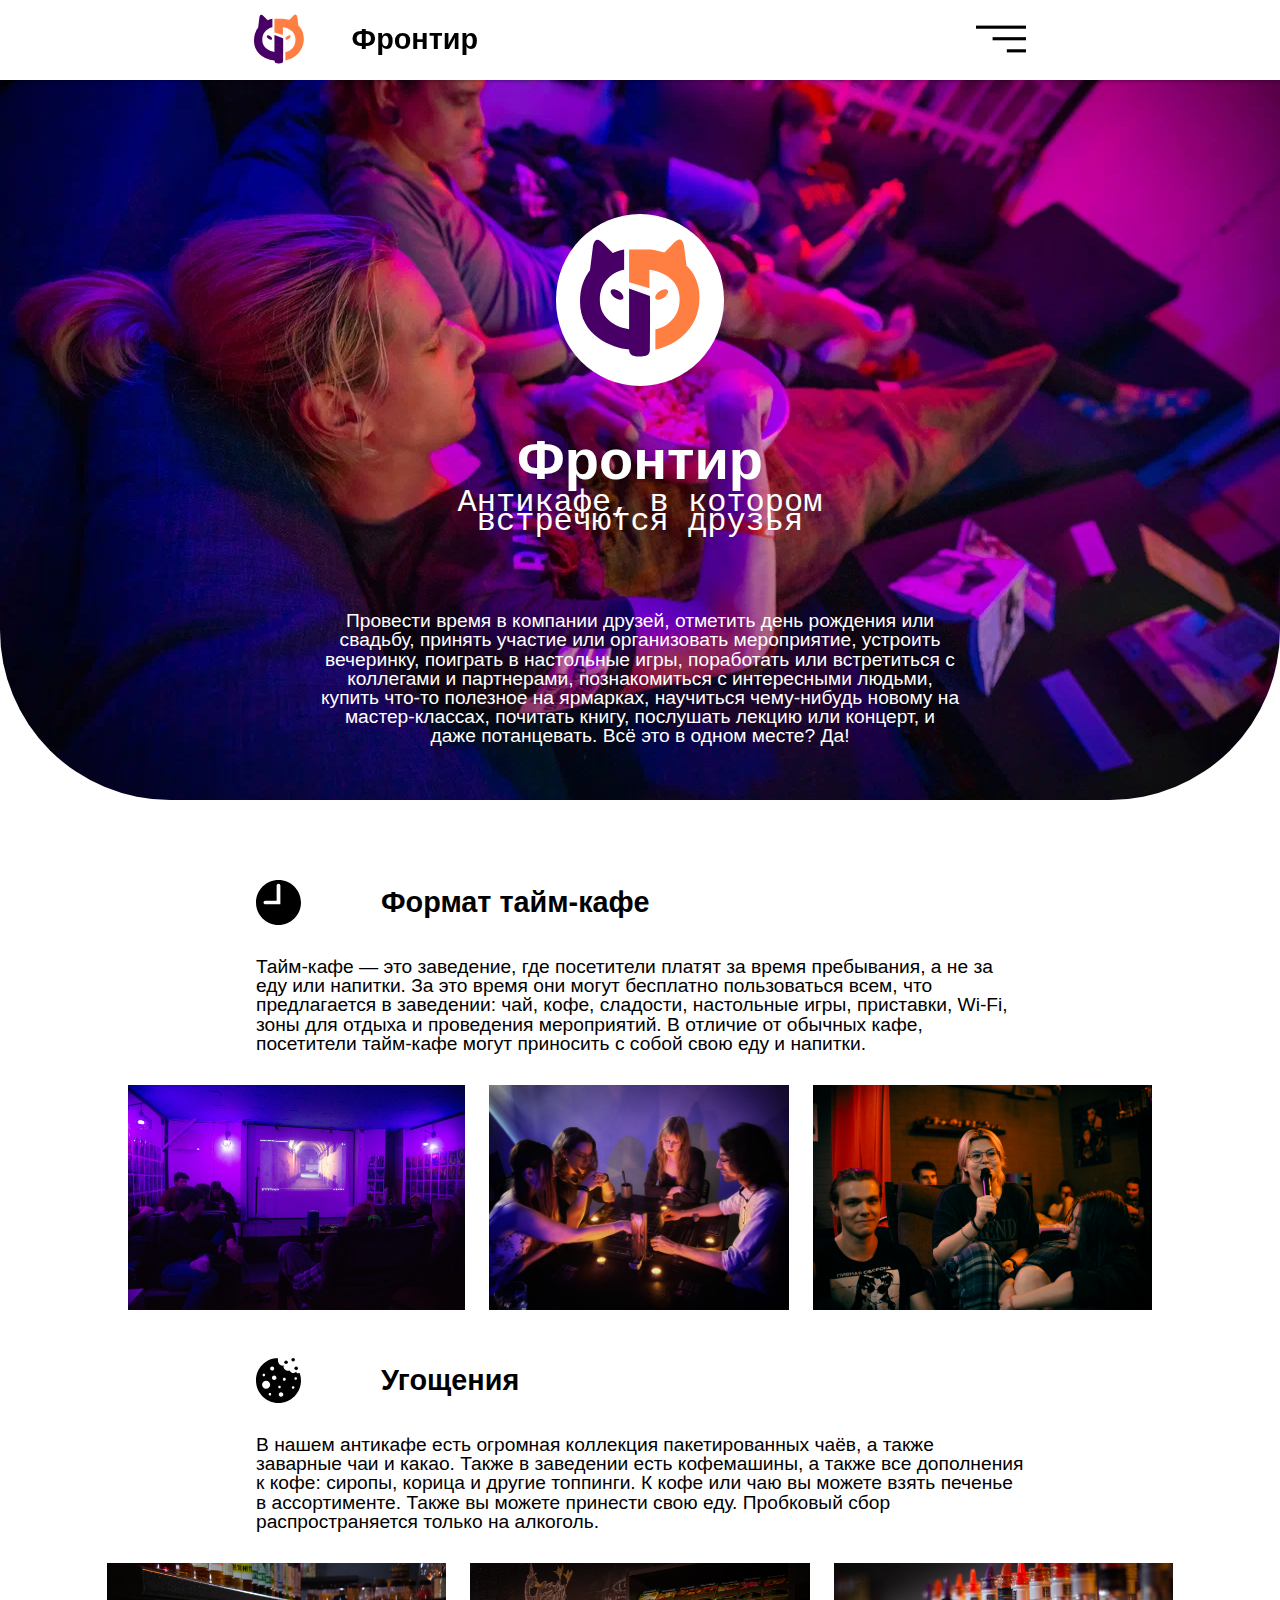
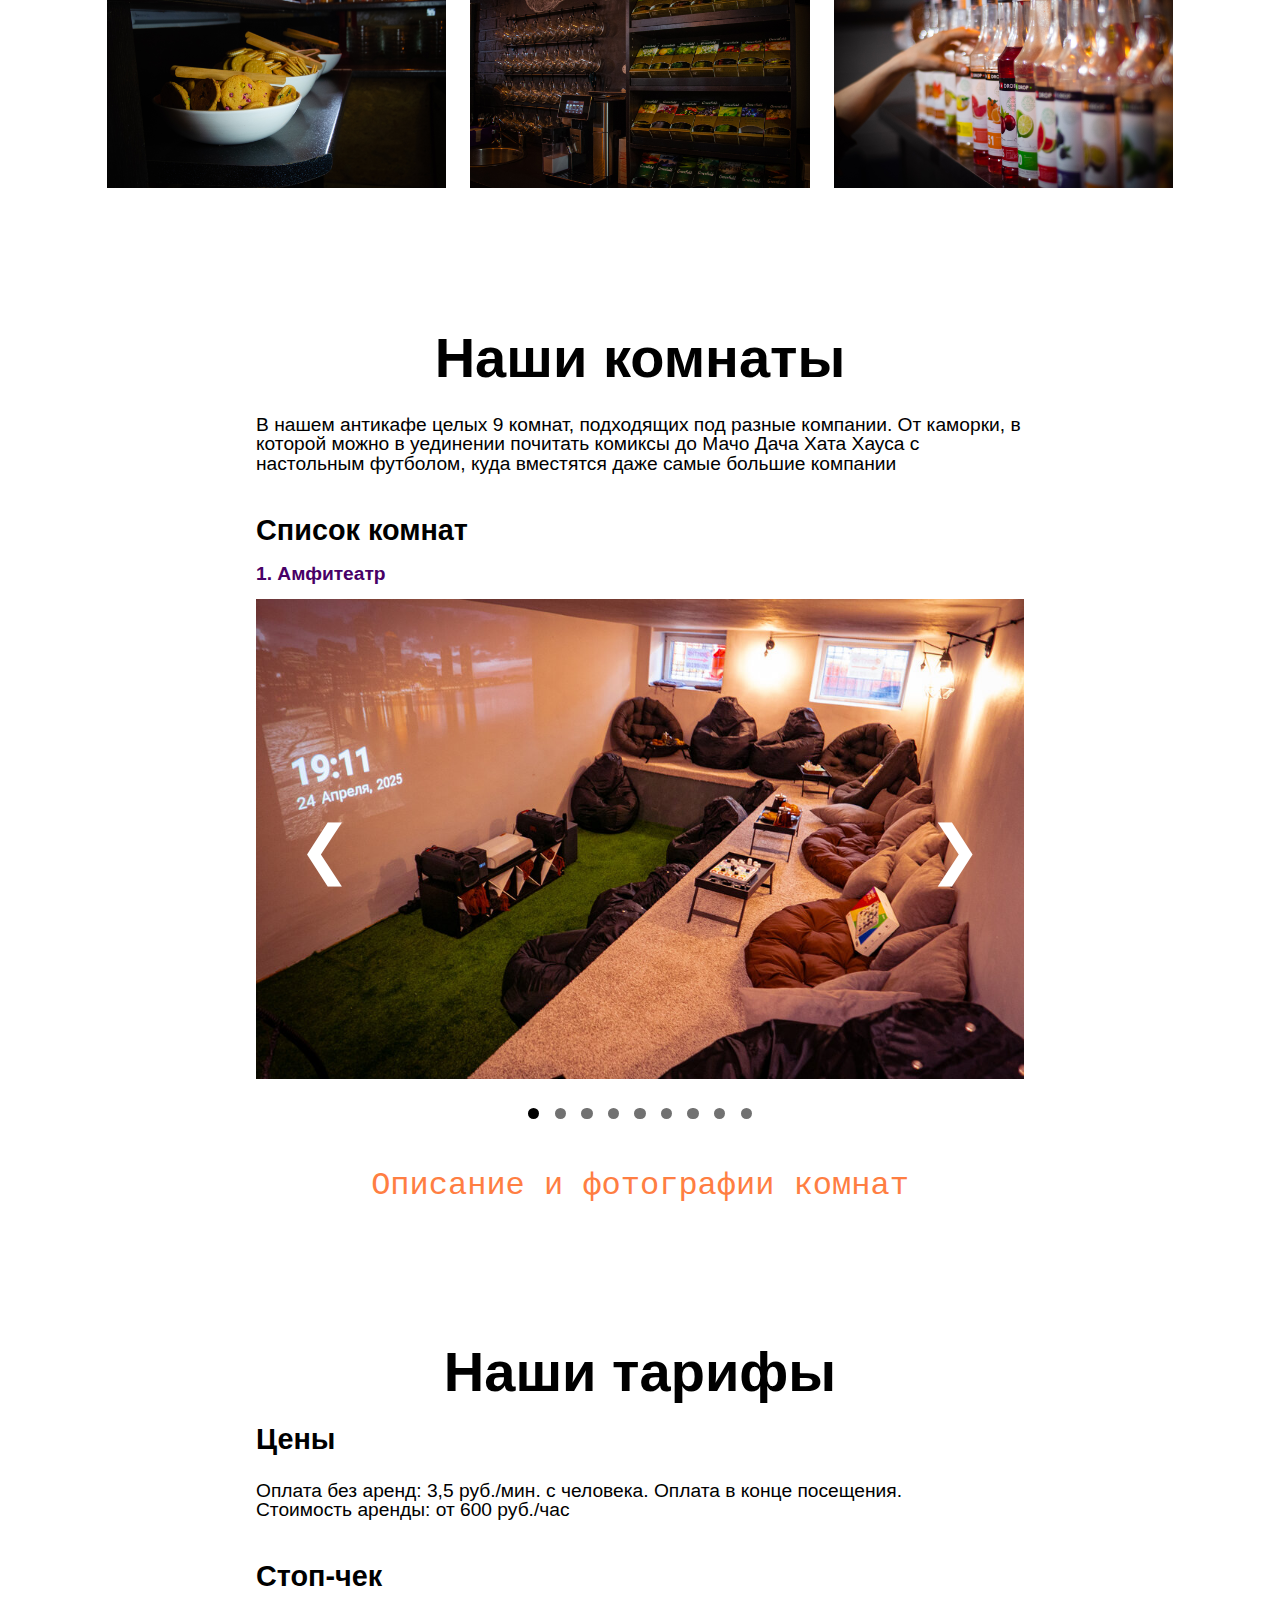
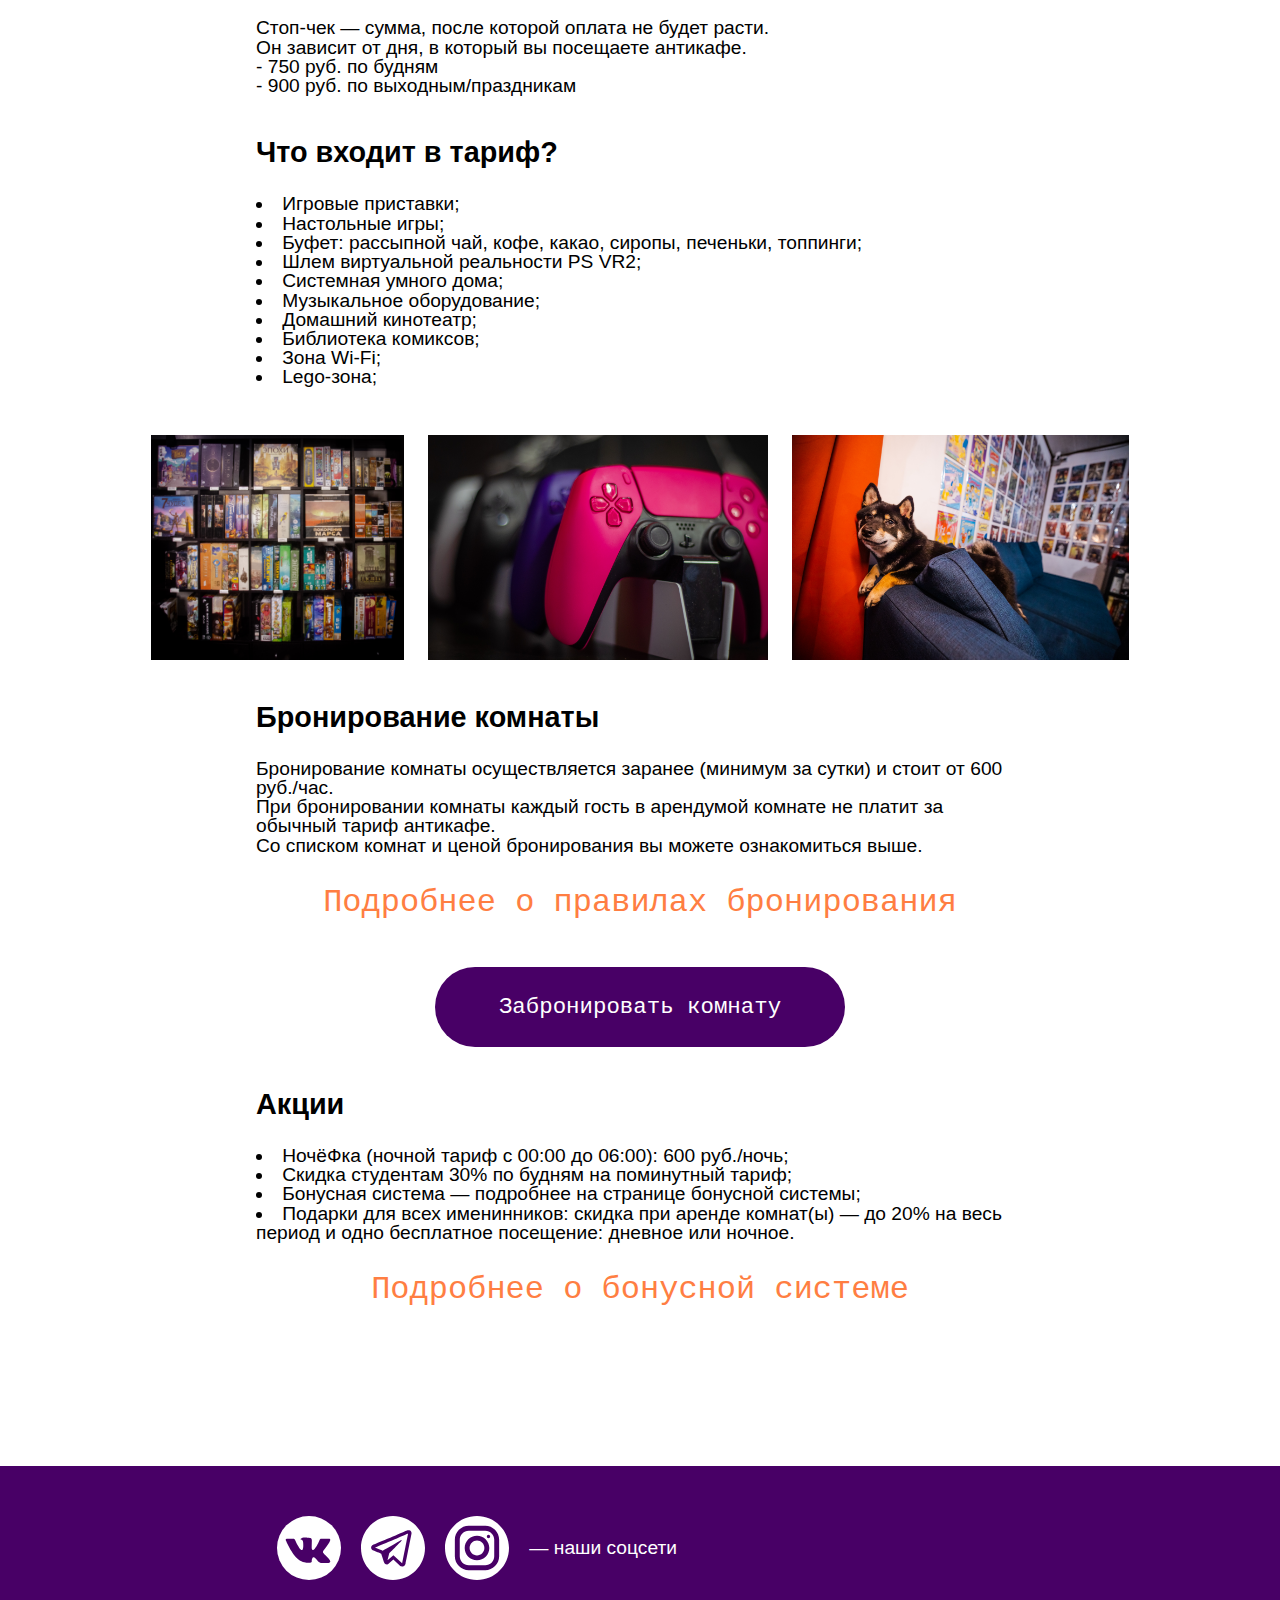
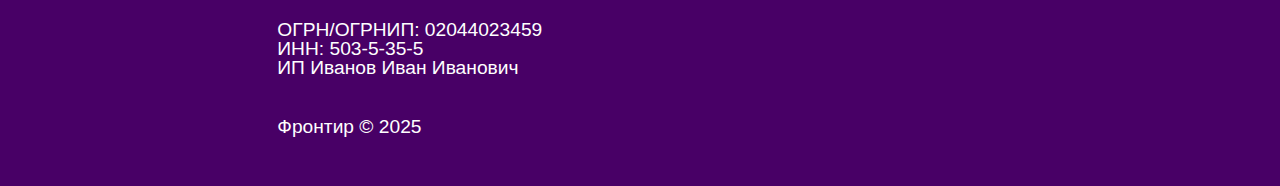
<file: index.html>
<!DOCTYPE html>
<html lang="ru">
<head>
    <meta charset="UTF-8">
    <meta name="viewport" content="width=device-width, initial-scale=1.0">
    <title>Фронтир - главная</title>
    <meta name="description" content="Фронтир">
    <meta name="keywords" content="фронтир, антикафе, питер, спб, настольные игры">
    <!-- <link rel="stylesheet" href="normalize.css"> -->
    <link rel="stylesheet" href="src/css/main.css">
    <link rel="stylesheet" href="src/css/index.css">
    <script src="src/js/slider.js" defer> </script>
    <script src="src/js/menu.js" defer></script>
</head>
<body>
    <header>
        <div id="logo-container">
            <button>
                <img src="src/img/main-img/logo.svg" alt="Фронтир логотип" height="50" width="50">
            </button>
            <h2>
                Фронтир
            </h2>
        </div>
        <div id="nav-container">
            <button>
                <img src="src/img/main-img/navbar.svg" alt="Кнопка меню" height="50" width="50">
            </button>
        </div>
    </header>

    <div id="content">
        <div id="banner-container">
            <img class="top-bg" src="src/img/main-img/head.webp" alt="Фото с людьми из нашего антикафе">
            <div id="overlay">
                <div class="title">
                    <div class="logo">
                        <img src="src/img/main-img/logo.svg" alt="Фронтир логотип">
                    </div> 
                    <div class="title-text">
                        <h1>Фронтир</h1>
                        <h3>Антикафе, в котором<br>встречются друзья</h3>
                    </div>
                </div>
                <div class="text">
                    <p>Провести время в компании друзей, отметить день рождения или свадьбу, принять участие или организовать мероприятие, устроить вечеринку, поиграть в настольные игры, поработать или встретиться с коллегами и партнерами, познакомиться
                    с интересными людьми, купить что-то полезное на ярмарках, научиться чему-нибудь новому на мастер-классах, почитать книгу, послушать лекцию или концерт,
                    и даже потанцевать. Всё это в одном месте? Да!</p>
                </div>
            </div>
        </div>
        <div id="about" class="container">
            <div class="format-container">
                <div class="title-block">
                    <div class="icon-text">
                        <div class="icon">
                            <img src="src/img/main-img/time.svg" alt="Значок тайм-кафе">
                        </div>
                        <h2>Формат тайм-кафе</h2>
                    </div>
                    <p>
                        Тайм-кафе — это заведение, где посетители платят за время пребывания, а не за еду или напитки.
                        За это время они могут бесплатно пользоваться всем, что предлагается в заведении: чай, кофе, сладости, настольные игры, приставки, Wi-Fi, зоны для отдыха и проведения мероприятий.
                        В отличие от обычных кафе, посетители тайм-кафе могут приносить с собой свою еду и напитки.
                    </p>
                    <div class="photo-row">
                        <img src="src/img/main-img/format-1.jpg" alt="кинотеатр">
                        <img src="src/img/main-img/format-2.jpg" alt="тематическое мероприятие">
                        <img src="src/img/main-img/format-3.jpg" alt="караоке">
                    </div>
                </div>
                <div class="title-block">
                    <div class="icon-text">
                        <div class="icon">
                            <img src="src/img/main-img/cookie.svg" alt="Значок печенья и угощений">
                        </div>
                        <h2>Угощения</h2>
                    </div>
                    <p>
                        В нашем антикафе есть огромная коллекция пакетированных чаёв, а также заварные чаи и какао.
                        Также в заведении есть кофемашины, а также все дополнения к кофе: сиропы, корица
                        и другие топпинги. К кофе или чаю вы можете взять печенье в ассортименте.
                        Также вы можете принести свою еду. Пробковый сбор распространяется только на алкоголь.
                    </p>
                    <div class="photo-row">
                        <img src="src/img/main-img/food-1.jpg" alt="печенье">
                        <img src="src/img/main-img/food-2.jpg" alt="коллекция чая">
                        <img src="src/img/main-img/food-3.jpg" alt="сиропы">
                    </div>
                </div>
            </div>

            <div class="room-container">
                <h1>Наши комнаты</h1>
                <p>
                    В нашем антикафе целых 9 комнат, подходящих под разные компании. От каморки, в которой
                    можно в уединении почитать комиксы до Мачо Дача Хата Хауса с настольным футболом, куда вместятся даже самые большие компании
                </p>
                
                <div class="room">
                    <h2>Список комнат</h2>
                    <div class="slider-container">
                        <button class="slider-btn prev" type="button">&#10094;</button>
                        <div class="slider">
                            <div class="slide">
                                <div class = "room-title">
                                    <p>1. Амфитеатр</p>
                                </div>
                                <img src="src/img/rooms/room-1.jpg" alt="Комната 1 - Амфитеатр">
                            </div>
                            <div class="slide">
                                <div class = "room-title">
                                    <p>2. Чулан</p>
                                </div>
                                <img src="src/img/rooms/room-2.jpg" alt="Комната 2 - Чулан">
                            </div>
                            <div class="slide">
                                <div class = "room-title">
                                    <p>3. Двушка</p>
                                </div>
                                <img src="src/img/rooms/room-3.jpg" alt="Комната 3 - Двушка">
                            </div>
                            <div class="slide">
                                <div class = "room-title">
                                    <p>4. Студия</p>
                                </div>
                                <img src="src/img/rooms/room-4.jpg" alt="Комната 4 - Студия">
                            </div>
                            <div class="slide">
                                <div class = "room-title">
                                    <p>5. Мачо Дача хата Хаус</p>
                                </div>
                                <img src="src/img/rooms/room-5.jpg" alt="Комната 5 - Мачо Дача хата Хаус">
                            </div>
                            <div class="slide">
                                <div class = "room-title">
                                    <p>6. Палата</p>
                                </div>
                                <img src="src/img/rooms/room-6.jpg" alt="Комната 6 - Палата">
                            </div>
                            <div class="slide">
                                <div class = "room-title">
                                    <p>7. Берлога</p>
                                </div>
                                <img src="src/img/rooms/room-7.jpg" alt="Комната 7 - Берлога">
                            </div>
                            <div class="slide">
                                <div class = "room-title">
                                    <p>8. Каморка</p>
                                </div>
                                <img src="src/img/rooms/room-8.jpg" alt="Комната 8 - Каморка">
                            </div>
                            <div class="slide">
                                <div class = "room-title">
                                    <p>9. Всё антикафе</p>
                                </div>
                                <img src="src/img/rooms/room-9.jpg" alt="Комната 9 - Всё антикафе">
                            </div>
                        </div>
                        <button class="slider-btn next" type="button">&#10095;</button>
                    </div>
                    <div class="dots">
                        <span class="dot" onclick="currentSlide(1)"></span>
                        <span class="dot" onclick="currentSlide(2)"></span>
                        <span class="dot" onclick="currentSlide(3)"></span>
                        <span class="dot" onclick="currentSlide(4)"></span>
                        <span class="dot" onclick="currentSlide(5)"></span>
                        <span class="dot" onclick="currentSlide(6)"></span>
                        <span class="dot" onclick="currentSlide(7)"></span>
                        <span class="dot" onclick="currentSlide(8)"></span>
                        <span class="dot" onclick="currentSlide(9)"></span>
                    </div>
                </div>
                <a href="#">Описание и фотографии комнат</a>
            </div>
            
            <div class="tariff-container" >
                <h1 id="tariffs">Наши тарифы</h1>
                <div class="title-block">
                    <h2>Цены</h2>
                    <p>
                        Оплата без аренд: 3,5 руб./мин. с человека. Оплата в конце посещения.<br>
                        Стоимость аренды: от 600 руб./час
                    </p>
                </div>
                <div class="title-block">
                    <h2>Стоп-чек</h2>
                    <p>
                        Стоп-чек  — сумма, после которой оплата не будет расти. <br>
                        Он зависит от дня, в который вы посещаете антикафе.<br>
                        - 750 руб. по будням<br>
                        - 900 руб. по выходным/праздникам<br>
                    </p>
                </div>
                <div class="title-block">
                    <h2>Что входит в тариф?</h2>
                    <ul>
                        <li>Игровые приставки;</li>
                        <li>Настольные игры;</li>
                        <li>Буфет: рассыпной чай, кофе, какао, сиропы, печеньки, топпинги;</li>
                        <li>Шлем виртуальной реальности PS VR2;</li>
                        <li>Системная умного дома;</li>
                        <li>Музыкальное оборудование;</li>
                        <li>Домашний кинотеатр;</li>
                        <li>Библиотека комиксов;</li>
                        <li>Зона Wi-Fi;</li>
                        <li>Lego-зона;</li>
                    </ul>
                </div>

                <div class="photo-row">
                    <img src="src/img/main-img/active-1.jpg" alt="Коллекция настольных игр">
                    <img src="src/img/main-img/active-2.jpg" alt="Консоли и приставки">
                    <img src="src/img/main-img/active-3.jpg" alt="Животные">
                </div>
                <div class="title-block">
                    <h2>Бронирование комнаты</h2>
                    <p>
                        Бронирование комнаты осуществляется заранее (минимум за сутки) и стоит от 600 руб./час.<br>
                        При бронировании комнаты каждый гость в арендумой комнате не платит за обычный тариф антикафе.<br>
                        Со списком комнат и ценой бронирования вы можете ознакомиться выше.
                    </p>
                    <a href="#">Подробнее о правилах бронирования</a>
                </div>
                <a href="rent.html" class="rent-btn">
                    Забронировать комнату
                </a>
                
                <div class="title-block">
                    <h2>Акции</h2>
                    <ul>
                        <li>НочёФка (ночной тариф с 00:00 до 06:00): 600 руб./ночь;</li>
                        <li>Скидка студентам 30% по будням на поминутный тариф;</li>
                        <li>Бонусная система — подробнее на странице бонусной системы;</li>
                        <li>Подарки для всех именинников: скидка при аренде комнат(ы) — до 20% на весь период и одно бесплатное посещение: 
                            дневное или ночное.</li>
                    </ul>
                    <a href="#">Подробнее о бонусной системе</a>
                </div>
            </div>
        </div>
    </div>

    <footer>
        <div id="footer-content">
            <div id="footer-social">
                <img src="src/img/main-img/vk.svg" alt="Мы в VK">
                <img src="src/img/main-img/tg.svg" alt="Мы в TG">
                <img src="src/img/main-img/ig.svg" alt="Мы в IG">
                <p>— наши соцсети</p>
            </div>
            <div id="footer-orgs">
                <p>ОГРН/ОГРНИП: 02044023459 </p>
                <p>ИНН: 503-5-35-5</p>
                        <p>ИП Иванов Иван Иванович</p>
            </div>
            <p>Фронтир &copy; 2025</p>
        </div>
        <div>
        </div>
    </footer>
</body>
</html>
</file>
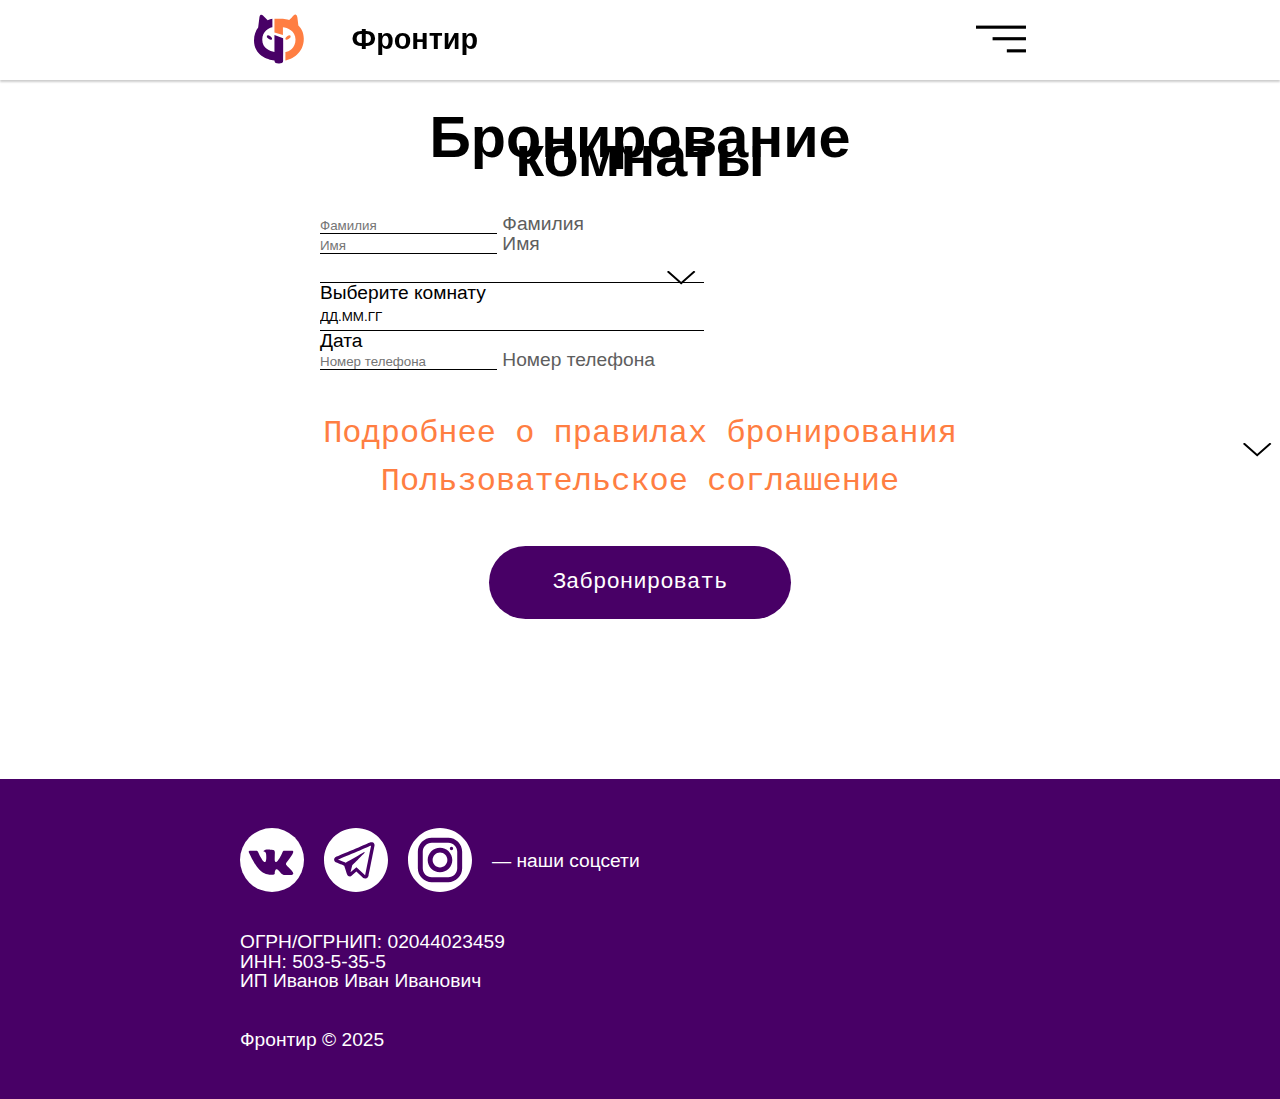
<file: rent.html>
<!DOCTYPE html>
<html lang="ru">
<head>
    <meta charset="UTF-8">
    <meta name="viewport" content="width=device-width, initial-scale=1.0">
    <title>Фронтир - бронирование</title>
    <meta name="description" content="Фронтир">
    <meta name="keywords" content="фронтир, антикафе, настольные игры, комнаты, бронирование">
    <link href="https://cdn.jsdelivr.net/npm/bootstrap@5.0.1/dist/css/bootstrap.min.css" rel="stylesheet" integrity="sha384-+0n0xVW2eSR5OomGNYDnhzAbDsOXxcvSN1TPprVMTNDbiYZCxYbOOl7+AMvyTG2x" crossorigin="anonymous">
    <link rel="stylesheet" href="src/css/main.css">
    <link rel="stylesheet" href="src/css/rent.css">
    <script src="src/js/slider.js" defer> </script>
    <script src="src/js/menu.js" defer></script>
    <script src="src/js/custom-calendar-wrapper.js" defer> </script>
    <script src="src/js/custom-select-wrapper.js" defer> </script>
</head>
<body>
    <header>
        <div id="logo-container">
            <button>
                <img src="src/img/main-img/logo.svg" alt="Фронтир логотип" height="50" width="50">
            </button>
            <h2>
                Фронтир
            </h2>
        </div>
        <div id="nav-container">
            <button>
                <img src="src/img/main-img/navbar.svg" alt="Кнопка меню" height="50" width="50">
            </button>
        </div>
    </header>

    <div class = "form-cont" id="rent">
        <h1>Бронирование комнаты</h1>
        <form>
           <div class="container">
                <div class="form-floating mb-4">
                    <input type="text" class="form-control" id="surname" placeholder="Фамилия">
                    <label for="surname">Фамилия</label>
                </div>
                <div class="form-floating mb-4">
                    <input type="text" class="form-control" id="name" placeholder="Имя">
                    <label for="name">Имя</label>
                </div>
                <div class="form-floating mb-4 custom-select-wrapper">
                    <input type="text" class="form-control" id="roomField" placeholder="Выберите комнату" readonly value=" ">
                    <label for="roomField">Выберите комнату</label>
                    <img src="src/img/rent/arrow.svg" alt="стрелка вниз" class="select-arrow">
                    <div class="custom-select-dropdown">
                        <div class="dropdown-header">
                            <span>Выберите комнату</span>
                            <img src="src/img/rent/arrow.svg" alt="стрелка вверх" class="header-arrow">
                        </div>
                        <ul>
                            <li>Амфитеатр</li>
                            <li>Чулан</li>
                            <li>Двушка</li>
                            <li>Студия</li>
                            <li>Мачо Дача Хата Хаус</li>
                            <li>Палата</li>
                            <li>Берлога</li>
                            <li>Каморка</li>
                            <li>Всё антикафе</li>
                        </ul>
                    </div>
                </div>
                <div class="form-floating mb-4 custom-calendar-wrapper">
                    <input type="text" class="form-control" id="dateField" placeholder="ДД.ММ.ГГ" readonly value="ДД.ММ.ГГ">
                    <label for="dateField">Дата</label>
                    <img src="src/img/rent/arrow.svg" alt="стрелка вниз" class="calendar-arrow">
                    <div class="custom-calendar">
                        <div class="calendar-header">
                            <button class="prev-month">&lt;</button>
                            <span class="month-name">Декабрь 2025</span>
                            <button class="next-month">&gt;</button>
                        </div>
                        <div class="calendar-grid">
                        </div>
                    </div>
                </div>
                <div class="form-floating mb-5">
                    <input type="tel" class="form-control" id="phone" placeholder="Номер телефона">
                    <label for="phone">Номер телефона</label>
                </div>
            </div>
        </form>
        <div class = "as">
            <a href="rooms.html#rooms">Подробнее о правилах бронирования</a>
            <a href="#">Пользовательское соглашение</a>
        </div>
        <button class="rent-btn">
            Забронировать
        </button>
        
    </div>
    <div id="bookingModal" class="modal">
        <div class="modal-content">
            <span class="close">&times;</span>
            <p id="modalMessage"></p>
        </div>
    </div>
    <footer>
        <div id="footer-content">
            <div id="footer-social">
                <img src="src/img/main-img/vk.svg" alt="Мы в VK">
                <img src="src/img/main-img/tg.svg" alt="Мы в TG">
                <img src="src/img/main-img/ig.svg" alt="Мы в IG">
                <p>— наши соцсети</p>
            </div>
            <div id="footer-orgs">
                <p>ОГРН/ОГРНИП: 02044023459 </p>
                <p>ИНН: 503-5-35-5</p>
                <p>ИП Иванов Иван Иванович</p>
            </div>
            <p>Фронтир &copy; 2025</p>
        </div>
    </footer>
    <script src="https://cdn.jsdelivr.net/npm/bootstrap@5.0.1/dist/js/bootstrap.bundle.min.js" integrity="sha384-gtEjrD/SeCtmISkJkNUaaKMoLD0//ElJ19smozuHV6z3Iehds+3Ulb9Bn9Plx0x4" crossorigin="anonymous"></script>
</body>
</html>
</file>
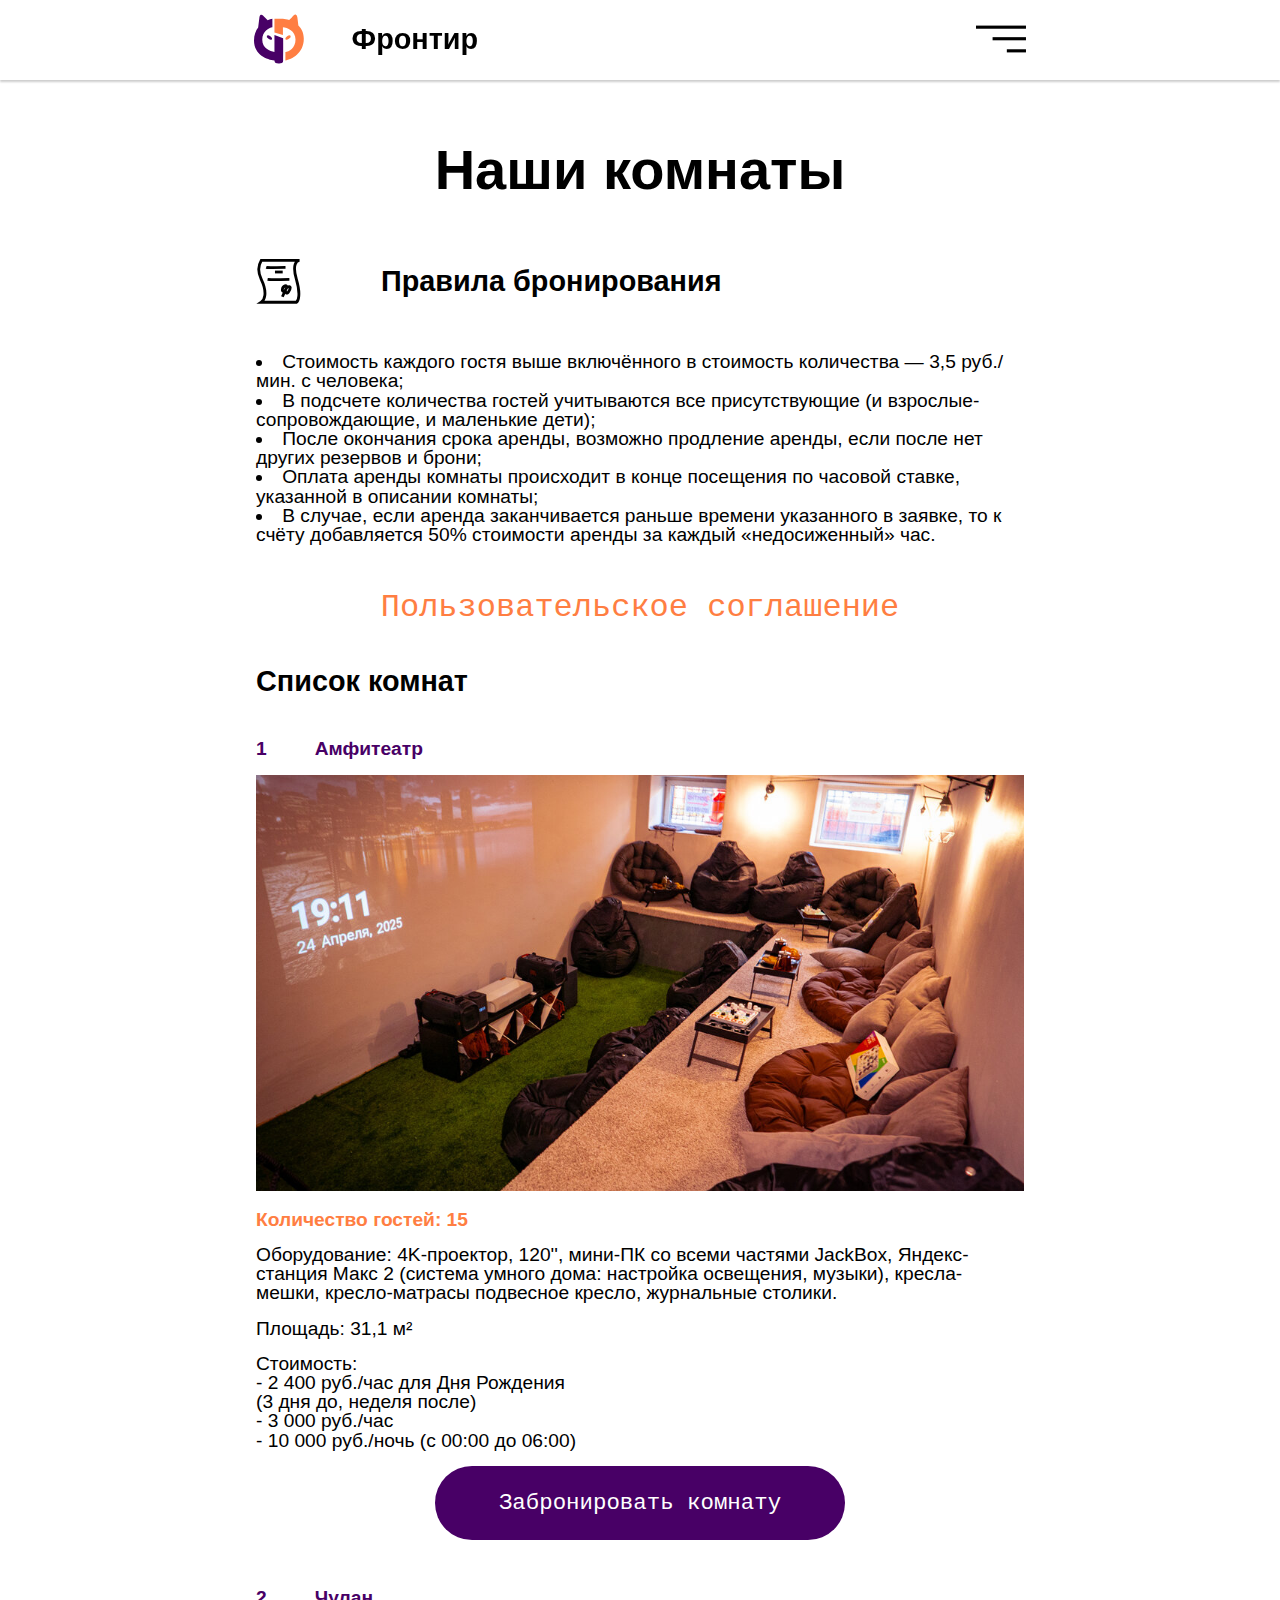
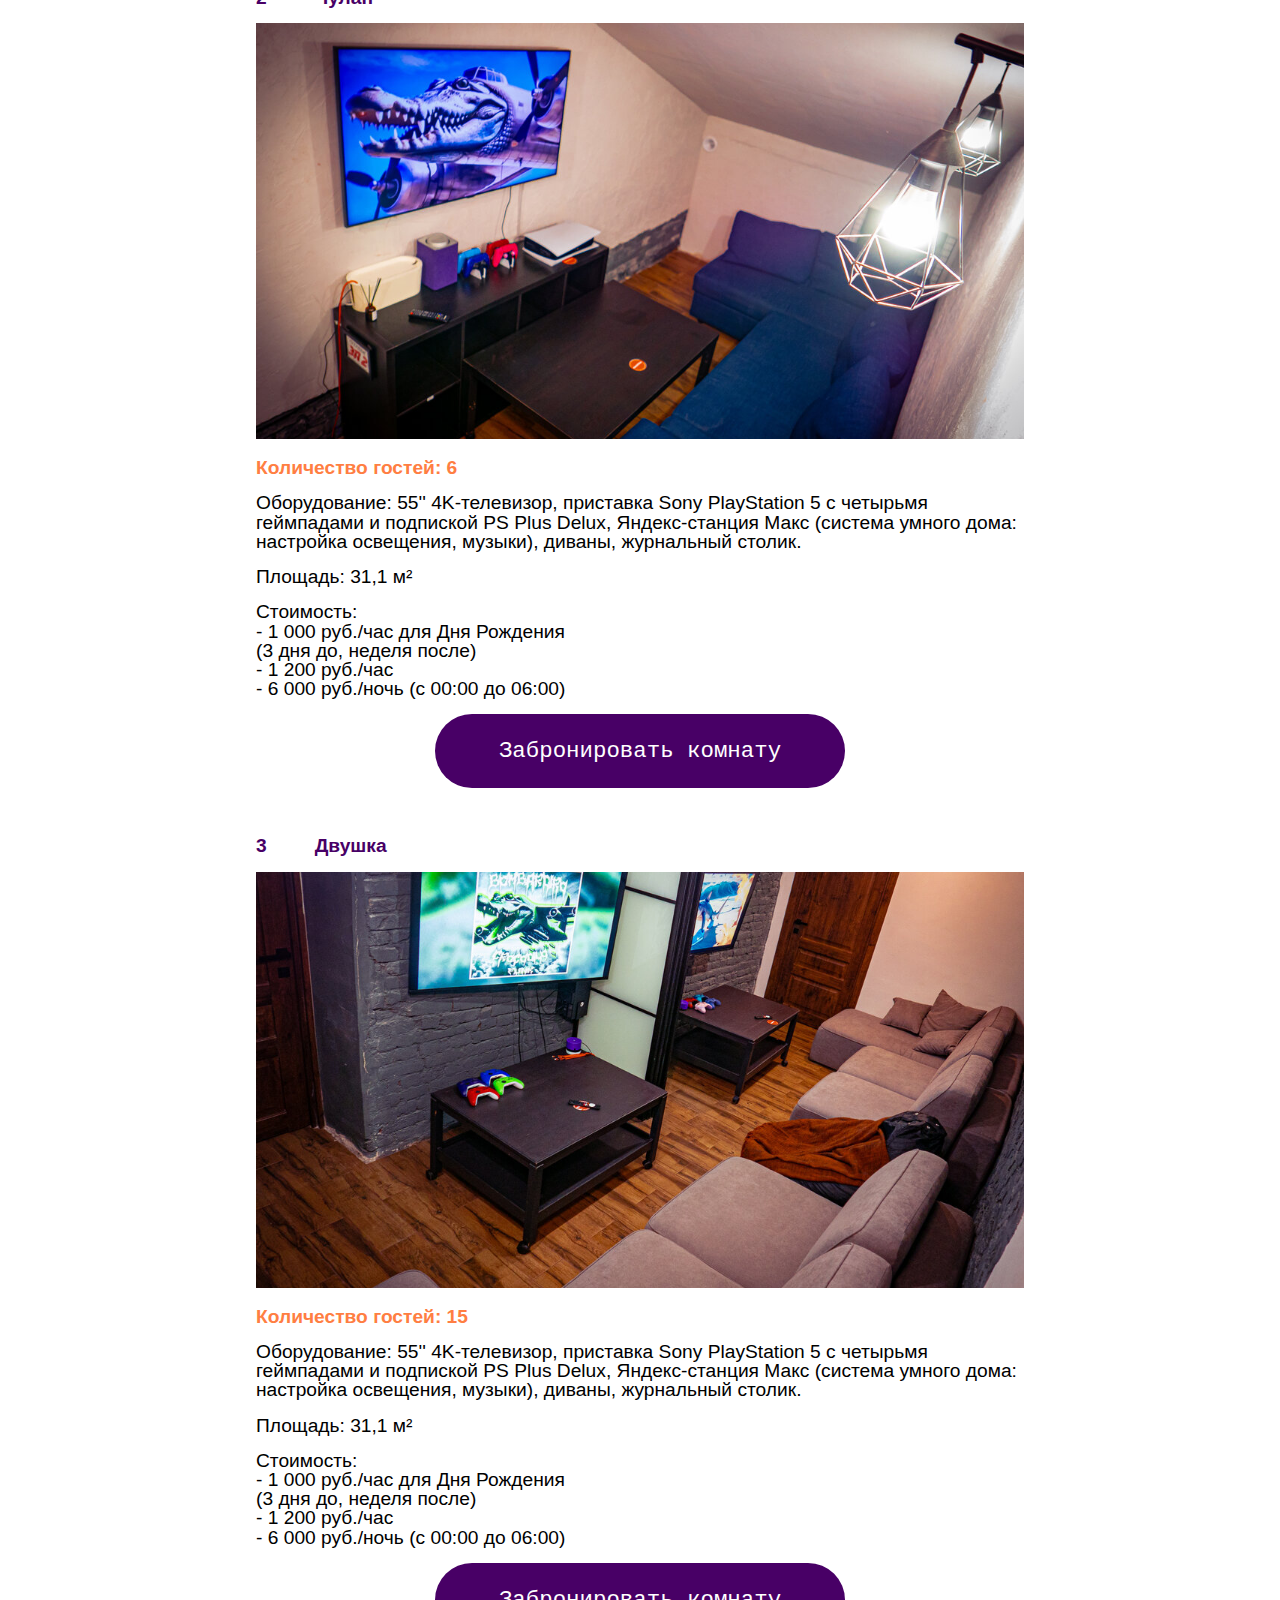
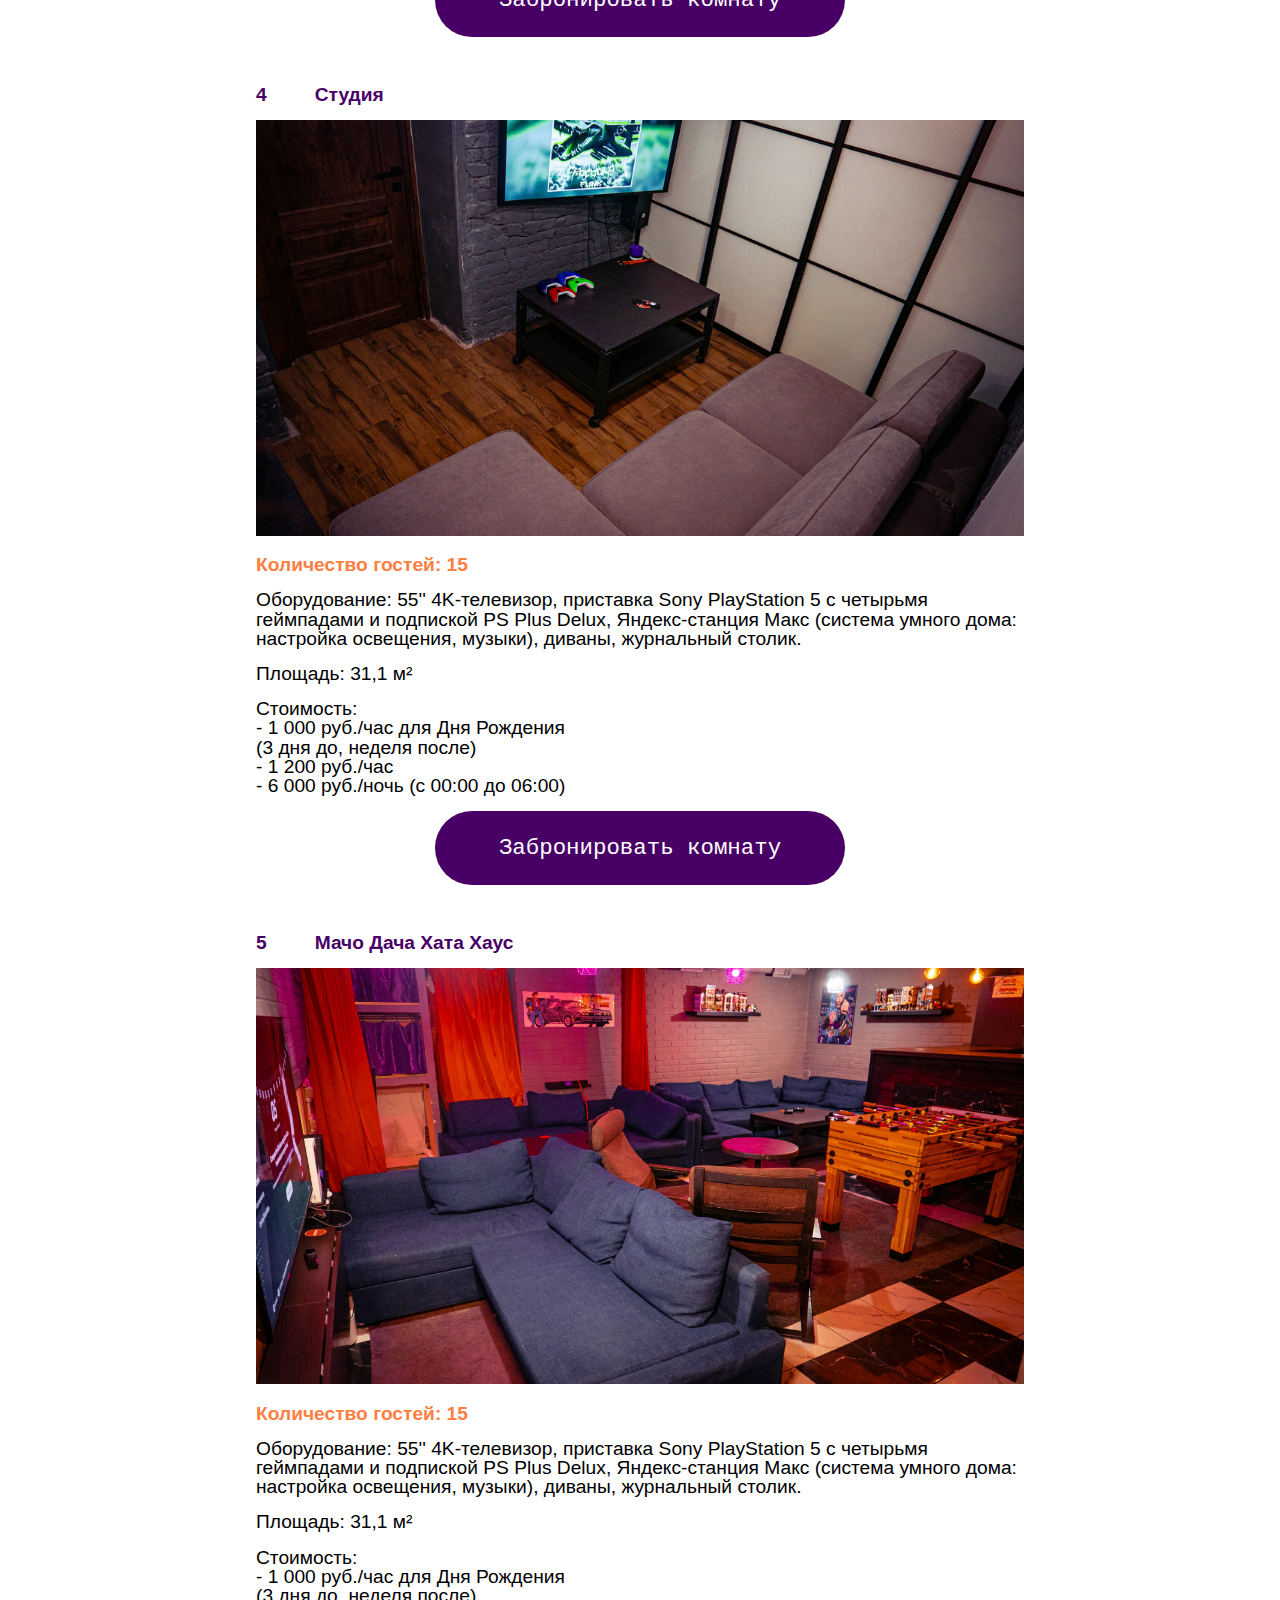
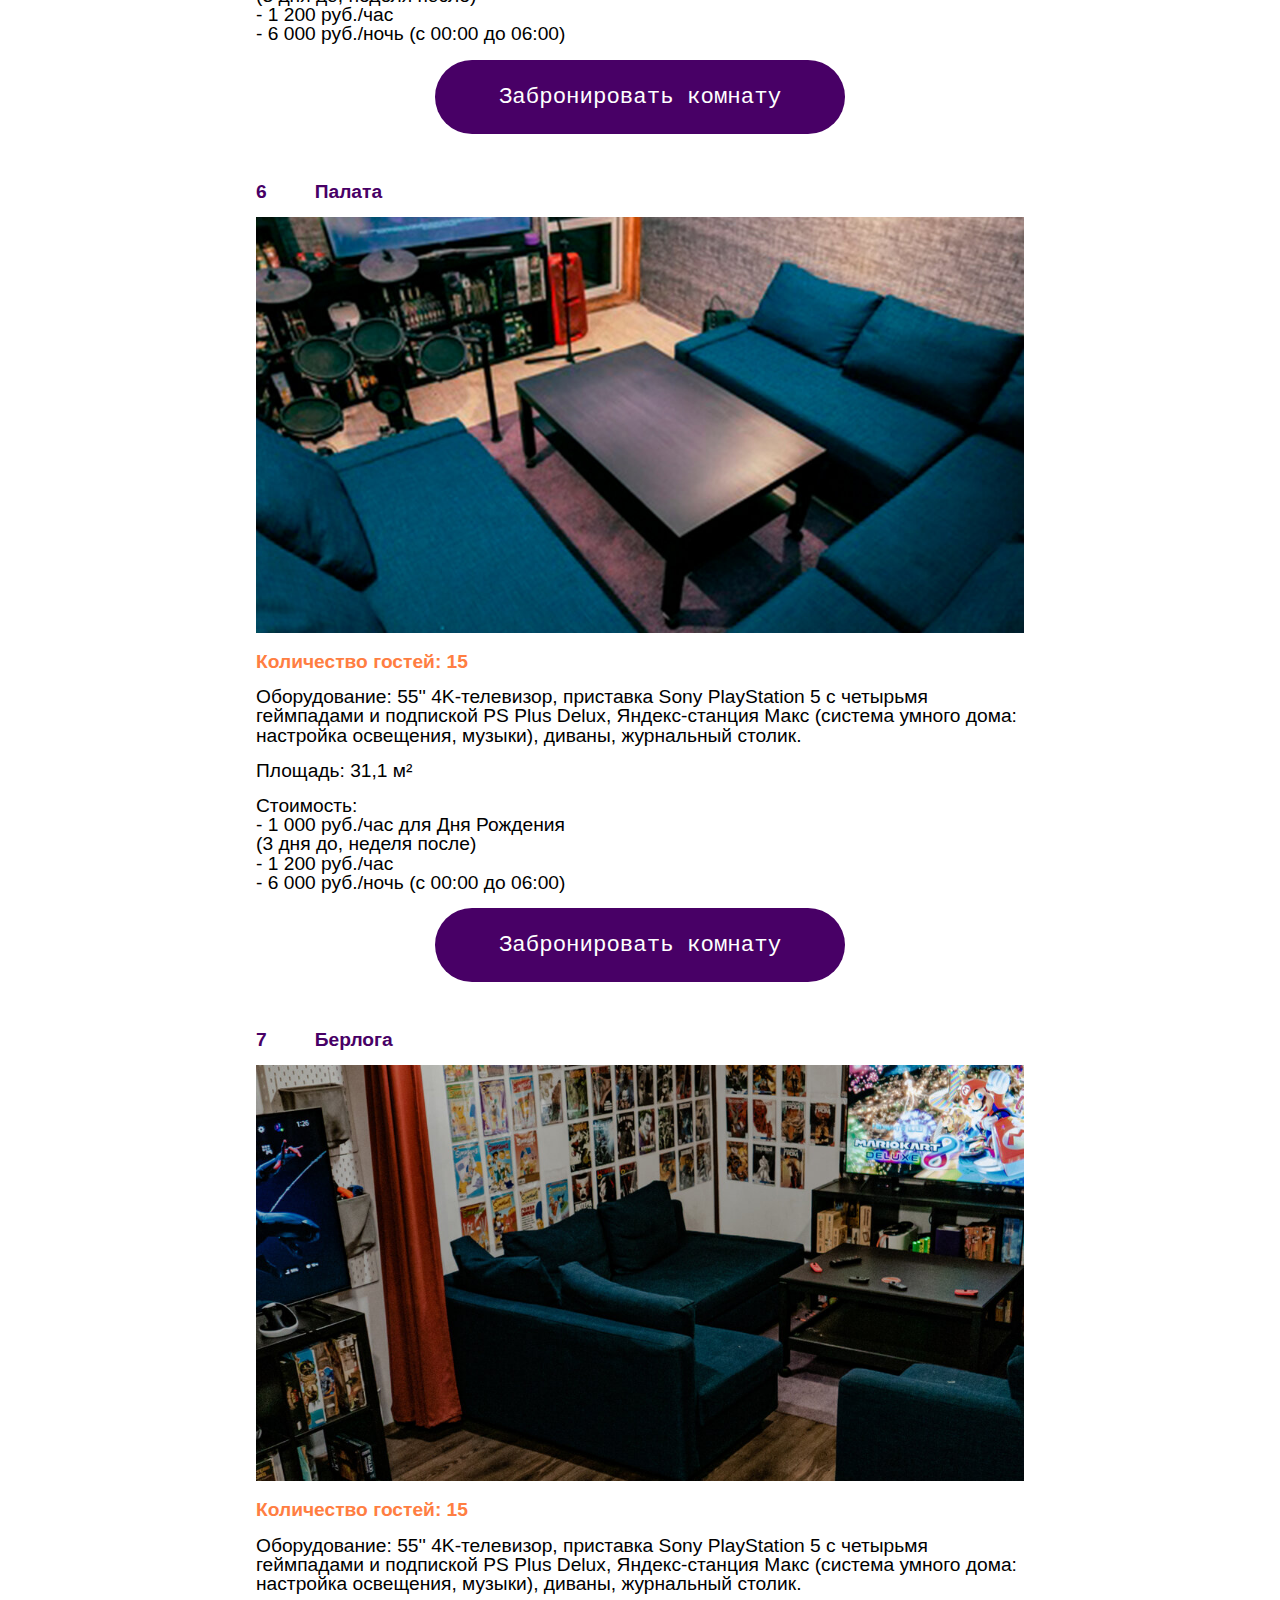
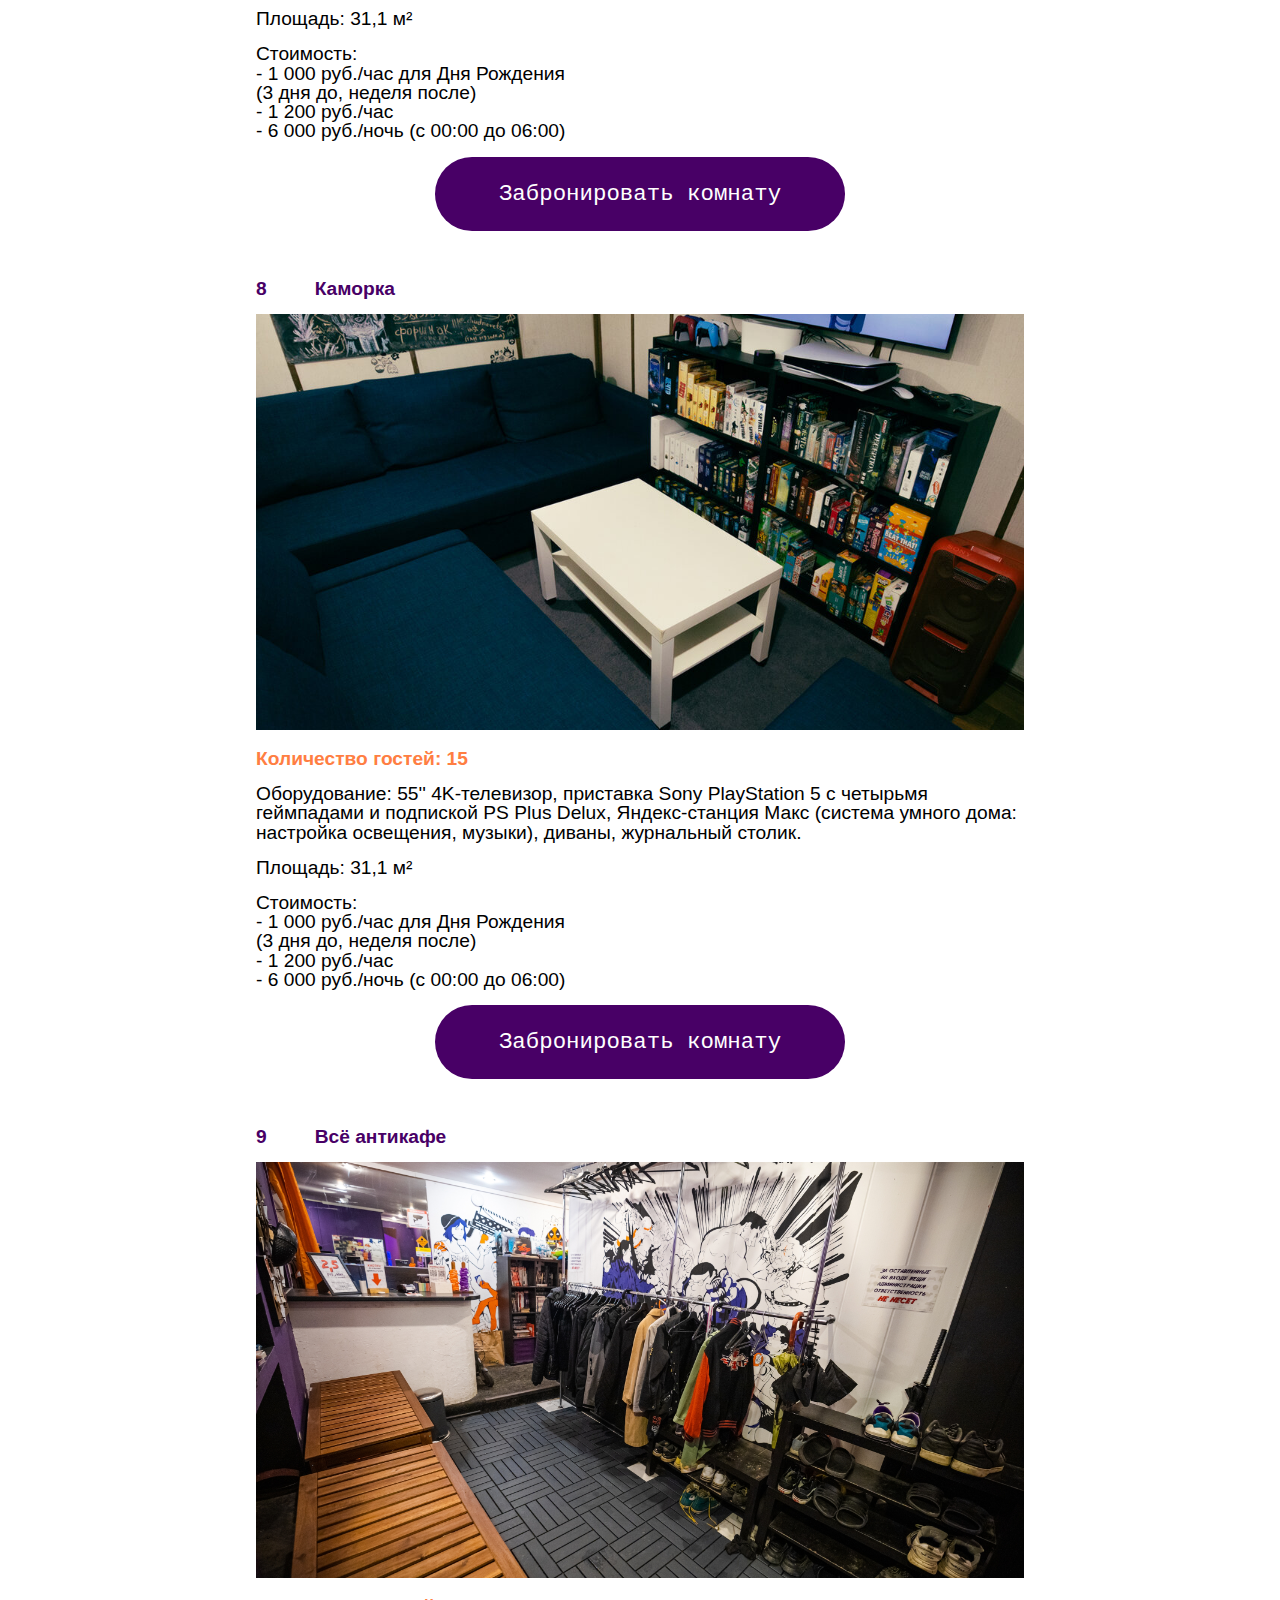
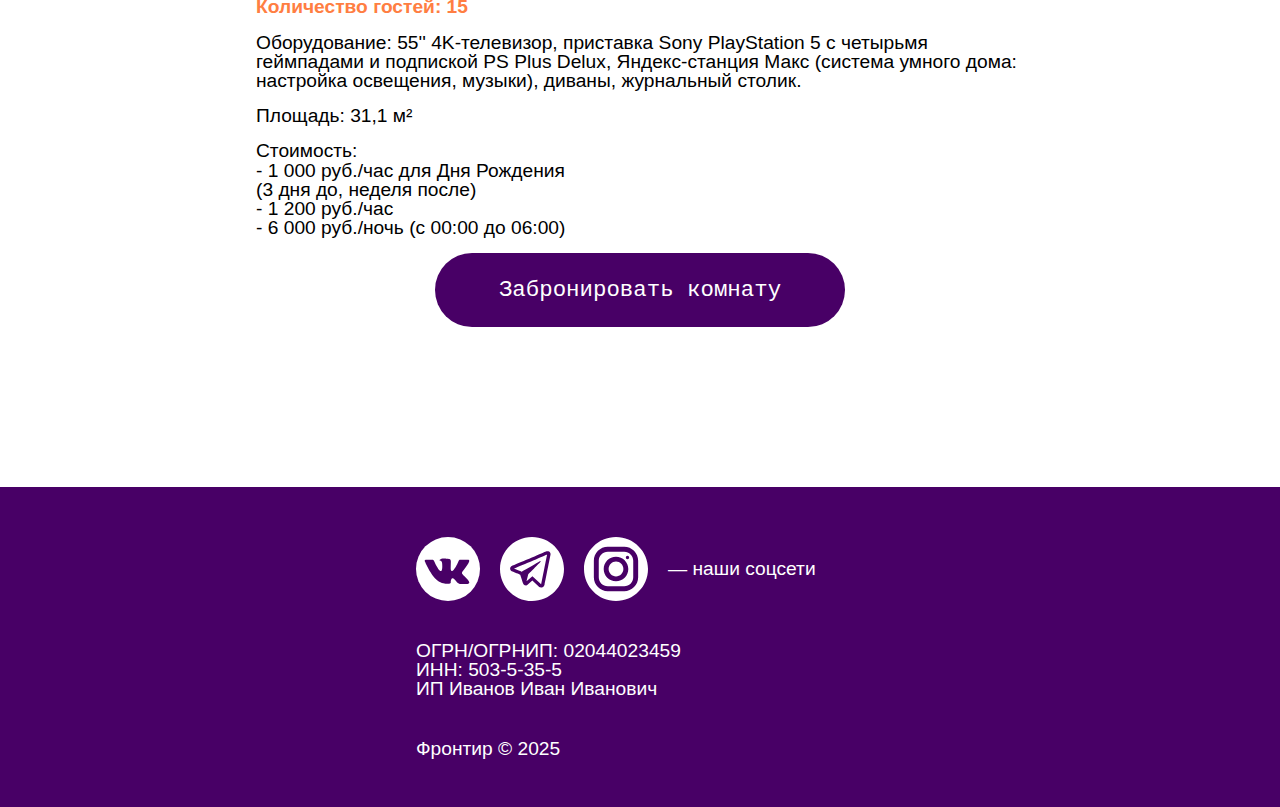
<file: rooms.html>
<!DOCTYPE html>
<html lang="ru">
<head>
    <meta charset="UTF-8">
    <meta name="viewport" content="width=device-width, initial-scale=1.0">
    <title>Фронтир - комнаты</title>
    <meta name="description" content="Фронтир">
    <meta name="keywords" content="фронтир, антикафе, настольные игры, комнаты, бронирование">
    <!-- <link rel="stylesheet" href="normalize.css"> -->
    <link rel="stylesheet" href="src/css/main.css">
    <link rel="stylesheet" href="src/css/rooms.css">
    <script src="src/js/slider.js" defer> </script>
    <script src="src/js/menu.js" defer></script>
</head>
<body>
    <header>
        <div id="logo-container">
            <button>
                <img src="src/img/main-img/logo.svg" alt="Фронтир логотип" height="50" width="50">
            </button>
            <h2>
                Фронтир
            </h2>
        </div>
        <div id="nav-container">
            <button>
                <img src="src/img/main-img/navbar.svg" alt="Кнопка меню" height="50" width="50">
            </button>
        </div>
    </header>

    <div id="rooms" class="content">
        <!-- картинки на соц.сети слишком большие + добавить ховер -->
        <div class="reserv">
            <h1>Наши комнаты</h1>
            <div class="icon-text">
                <div class="icon">
                    <img src="src/img/rooms/icon-1.svg" alt="Значок правил бронирования">
                </div>
                <h2>Правила бронирования</h2>
            </div>
            <ul>
                <li>Стоимость каждого гостя выше включённого в стоимость количества — 3,5 руб./мин. с человека;</li>
                <li>В подсчете количества гостей учитываются все присутствующие (и взрослые-сопровождающие, и маленькие дети);</li>
                <li>После окончания срока аренды, возможно продление аренды, если после нет других резервов и брони;</li>
                <li>Оплата аренды комнаты происходит в конце посещения по часовой ставке, указанной в описании комнаты;</li>
                <li>В случае, если аренда заканчивается раньше времени указанного в заявке, то к счёту добавляется 50%
                     стоимости аренды за каждый «недосиженный» час.</li>
            </ul>
            <a href="#">Пользовательское соглашение</a>
            <h2>Cписок комнат</h2>
            <div class="room">
                <div class="title-room">
                    <h4>1</h4>
                    <h4>Амфитеатр</h4>
                </div>
                <div class="photo"><img src="src/img/rooms/room-1.jpg" alt="Комната 1 - Амфитеатр"></div>
                <h5>Количество гостей: 15</h5>
                <div><p>Оборудование: 4K-проектор, 120'', мини-ПК со всеми частями JackBox, Яндекс-станция Макс 2 
                    (система умного дома: настройка освещения, музыки), кресла-мешки, 
                    кресло-матрасы подвесное кресло, журнальные столики.</p></div>
                <div><p>Площадь: 31,1 м²</p></div>
                <div>Стоимость:
                    <ul>
                        <li>2 400 руб./час для Дня Рождения <br>(3 дня до, неделя после)</li>
                        <li>3 000 руб./час</li>
                        <li>10 000 руб./ночь (с 00:00 до 06:00)</li>
                    </ul>
                </div>
                <button class="rent-btn">
                    Забронировать комнату
                </button>
            </div>
            <div class="room">
                <div class="title-room">
                    <h4>2</h4>
                    <h4>Чулан</h4>
                </div>
                <div class="photo"><img src="src/img/rooms/room-2.jpg" alt="Комната 2 - Чулан"></div>
                <h5>Количество гостей: 6</h5>
                <div><p>Оборудование: 55'' 4K-телевизор, приставка Sony PlayStation 5 с четырьмя геймпадами
                        и подпиской PS Plus Delux, Яндекс-станция Макс (система умного дома:
                        настройка освещения, музыки), диваны, журнальный столик.</p></div>
                <div><p>Площадь: 31,1 м²</p></div>
                <div>Стоимость:
                    <ul>
                        <li>1 000 руб./час для Дня Рождения <br>(3 дня до, неделя после)</li>
                        <li>1 200 руб./час</li>
                        <li>6 000 руб./ночь (с 00:00 до 06:00)</li>
                    </ul>
                </div>
                <button class="rent-btn">
                    Забронировать комнату
                </button>
            </div>
            <div class="room">
                <div class="title-room">
                    <h4>3</h4>
                    <h4>Двушка</h4>
                </div>
                <div class="photo"><img src="src/img/rooms/room-3.jpg" alt="Комната 3 - Двушка"></div>
                <h5>Количество гостей: 15</h5>
                <div><p>Оборудование: 55'' 4K-телевизор, приставка Sony PlayStation 5 с четырьмя геймпадами
                        и подпиской PS Plus Delux, Яндекс-станция Макс (система умного дома:
                        настройка освещения, музыки), диваны, журнальный столик.</p></div>
                <div><p>Площадь: 31,1 м²</p></div>
                <div>Стоимость:
                    <ul>
                        <li>1 000 руб./час для Дня Рождения <br>(3 дня до, неделя после)</li>
                        <li>1 200 руб./час</li>
                        <li>6 000 руб./ночь (с 00:00 до 06:00)</li>
                    </ul>
                </div>
                <button class="rent-btn">
                    Забронировать комнату
                </button>
            </div>
            <div class="room">
                <div class="title-room">
                    <h4>4</h4>
                    <h4>Студия</h4>
                </div>  
                <div class="photo"><img src="src/img/rooms/room-4.jpg" alt="Комната 4 - Студия"></div>
                <h5>Количество гостей: 15</h5>
                <div><p>Оборудование: 55'' 4K-телевизор, приставка Sony PlayStation 5 с четырьмя геймпадами
                        и подпиской PS Plus Delux, Яндекс-станция Макс (система умного дома:
                        настройка освещения, музыки), диваны, журнальный столик.</p></div>
                <div><p>Площадь: 31,1 м²</p></div>
                <div>Стоимость:
                    <ul>
                        <li>1 000 руб./час для Дня Рождения <br>(3 дня до, неделя после)</li>
                        <li>1 200 руб./час</li>
                        <li>6 000 руб./ночь (с 00:00 до 06:00)</li>
                    </ul>
                </div>
                <button class="rent-btn">
                    Забронировать комнату
                </button>
            </div>
            <div class="room">
                <div class="title-room">
                    <h4>5</h4>
                    <h4>Мачо Дача Хата Хаус</h4>
                </div>
                <div class="photo"><img src="src/img/rooms/room-5.jpg" alt="Комната 5 - Мачо Дача Хата Хаус"></div>
                <h5>Количество гостей: 15</h5>
                <div><p>Оборудование: 55'' 4K-телевизор, приставка Sony PlayStation 5 с четырьмя геймпадами
                        и подпиской PS Plus Delux, Яндекс-станция Макс (система умного дома:
                        настройка освещения, музыки), диваны, журнальный столик.</p></div>
                <div><p>Площадь: 31,1 м²</p></div>
                <div>Стоимость:
                    <ul>
                        <li>1 000 руб./час для Дня Рождения <br>(3 дня до, неделя после)</li>
                        <li>1 200 руб./час</li>
                        <li>6 000 руб./ночь (с 00:00 до 06:00)</li>
                    </ul>
                </div>
                <button class="rent-btn">
                    Забронировать комнату
                </button>
            </div>
            <div class="room">
                <div class="title-room">
                    <h4>6</h4>
                    <h4>Палата</h4>
                </div>
                <div class="photo"><img src="src/img/rooms/room-6.jpg" alt="Комната 6 - Палата"></div>
                <h5>Количество гостей: 15</h5>
                <div><p>Оборудование: 55'' 4K-телевизор, приставка Sony PlayStation 5 с четырьмя геймпадами
                        и подпиской PS Plus Delux, Яндекс-станция Макс (система умного дома:
                        настройка освещения, музыки), диваны, журнальный столик.</p></div>
                <div><p>Площадь: 31,1 м²</p></div>
                <div>Стоимость:
                    <ul>
                        <li>1 000 руб./час для Дня Рождения <br>(3 дня до, неделя после)</li>
                        <li>1 200 руб./час</li>
                        <li>6 000 руб./ночь (с 00:00 до 06:00)</li>
                    </ul>
                </div>
                <button class="rent-btn">
                    Забронировать комнату
                </button>
            </div>
            <div class="room">
                <div class="title-room">
                    <h4>7</h4>
                    <h4>Берлога</h4>
                </div>
                <div class="photo"><img src="src/img/rooms/room-7.jpg" alt="Комната 7 - Берлога"></div>
                <h5>Количество гостей: 15</h5>
                <div><p>Оборудование: 55'' 4K-телевизор, приставка Sony PlayStation 5 с четырьмя геймпадами
                        и подпиской PS Plus Delux, Яндекс-станция Макс (система умного дома:
                        настройка освещения, музыки), диваны, журнальный столик.</p></div>
                <div><p>Площадь: 31,1 м²</p></div>
                <div>Стоимость:
                    <ul>
                        <li>1 000 руб./час для Дня Рождения <br>(3 дня до, неделя после)</li>
                        <li>1 200 руб./час</li>
                        <li>6 000 руб./ночь (с 00:00 до 06:00)</li>
                    </ul>
                </div>
                <button class="rent-btn">
                    Забронировать комнату
                </button>
            </div>
            <div class="room">
                <div class="title-room">
                    <h4>8</h4>
                    <h4>Каморка</h4>
                </div>
                <div class="photo"><img src="src/img/rooms/room-8.jpg" alt="Комната 8 - Каморка"></div>
                <h5>Количество гостей: 15</h5>
                <div><p>Оборудование: 55'' 4K-телевизор, приставка Sony PlayStation 5 с четырьмя геймпадами
                        и подпиской PS Plus Delux, Яндекс-станция Макс (система умного дома:
                        настройка освещения, музыки), диваны, журнальный столик.</p></div>
                <div><p>Площадь: 31,1 м²</p></div>
                <div>Стоимость:
                    <ul>
                        <li>1 000 руб./час для Дня Рождения <br>(3 дня до, неделя после)</li>
                        <li>1 200 руб./час</li>
                        <li>6 000 руб./ночь (с 00:00 до 06:00)</li>
                    </ul>
                </div>
                <button class="rent-btn">
                    Забронировать комнату
                </button>
            </div>
            <div class="room">
                <div class="title-room">
                    <h4>9</h4>
                    <h4>Всё антикафе</h4>
                </div>
                <div class="photo"><img src="src/img/rooms/room-9.jpg" alt="Комната 9 - Всё антикафе"></div>
                <h5>Количество гостей: 15</h5>
                <div><p>Оборудование: 55'' 4K-телевизор, приставка Sony PlayStation 5 с четырьмя геймпадами
                        и подпиской PS Plus Delux, Яндекс-станция Макс (система умного дома:
                        настройка освещения, музыки), диваны, журнальный столик.</p></div>
                <div><p>Площадь: 31,1 м²</p></div>
                <div>Стоимость:
                    <ul>
                        <li>1 000 руб./час для Дня Рождения <br>(3 дня до, неделя после)</li>
                        <li>1 200 руб./час</li>
                        <li>6 000 руб./ночь (с 00:00 до 06:00)</li>
                    </ul>
                </div>
                <button class="rent-btn">
                    Забронировать комнату
                </button>
            </div>
        </div>
    </div>

    <footer>
        <div id="footer-content">
            <div id="footer-social">
                <img src="src/img/main-img/vk.svg" alt="Мы в VK">
                <img src="src/img/main-img/tg.svg" alt="Мы в TG">
                <img src="src/img/main-img/ig.svg" alt="Мы в IG">
                <p>— наши соцсети</p>
            </div>
            <div id="footer-orgs">
                <p>ОГРН/ОГРНИП: 02044023459 </p>
                <p>ИНН: 503-5-35-5</p>
                <p>ИП Иванов Иван Иванович</p>
            </div>
            <p>Фронтир &copy; 2025</p>
        </div>
    </footer>
</body>
</html>
</file>
<file: src/css/main.css>
:root {
    --bg-clr: white;
    --acc: #480066;
    --text-clr: black;
    --text-acc: #FF7E42;
    --text-footer: white;
    --button-hover: rgba(72, 0, 102, 0.4);
    --button-active: rgba(36, 5, 49);
    --na-text: rgb(94, 94, 94);
    --dark-orange: #C85213;
    --light-orange: #ffb289;
}

*{
    margin: 0;
    padding: 0;
}

body {
    background-color: var(--bg-clr);
    color: var(--text-clr);
    font-family: "Century Gothic", Helvetica, sans-serif;
    line-height: 100%;
    font-size: 1.2rem;
    display: flex;
    flex-direction: column;
    height: 100%;
    min-height: 100vh
}
ul {
    list-style-position: inside;
}

header{
    background-color: var(--bg-clr);
    position: fixed;
    flex-direction: row;
    height: 5rem;
    width: 100%;
    display: flex;
    z-index: 2; /*Всегда поверх других элементов */
    align-items: center;
    justify-content: space-around;
    user-select: none;
    box-shadow: 0px 2px 2px 0px rgba(0, 0, 0, 0.2);
}

header #logo-container {
    display: flex;
    flex-direction: row;
    flex-wrap: wrap;
    align-content: flex-start;
    justify-content: flex-start;
    align-items: center;
    gap: 36px;
}

header button {
    position: relative;
    background-color: transparent;
    border: none;
    cursor: pointer;
    align-items: center;
    justify-content: center;
    padding: 0.7rem;
    border-radius: 100%
    }

header button:hover::after {
    content: ''; /*Для псевдоэлемента*/
    position: absolute;
    top: 0;
    left: 0;
    width: 100%;
    height: 100%;
    background-color: rgba(0, 0, 0, 0.4);
    border-radius: 100%;
    pointer-events: none;
}

header button:active::after {
    background-color: rgba(255, 255, 255, 0.4);
}

#content{
    display: flex;
    padding-top: 5rem;
    flex-direction: column;
    justify-content: center;
    align-items: center;
    align-content: center;
    width: 100%;
}

.container {
    display: flex;
    flex-direction: column;
    align-content: center;
    max-width: 60%;
}

.title-block {
    display: flex;
    flex-direction: column;
    align-content: center;
    gap: 2rem;
}

.icon-text {
    display: flex;
    align-items: center;
    flex-direction: row;
    flex-wrap: nowrap;
    align-content: flex-start;
    justify-content: flex-start;
    gap: 5rem;
    /*padding-left:80rem;*/  /*безобразие */
}

.icon-text .icon {
    display: flex;
    align-items: center;
    justify-content: center;
    transition: all 0.3s ease;
}

.icon-text .icon img {
    width: 45px;
    height: 45px;
    filter: brightness(0) invert(0); /* Исходный чёрный цвет */
    transition: filter 0.3s ease;
}

.icon-text .icon:hover img {
    filter: brightness(0) saturate(100%) invert(10%) sepia(90%) saturate(2500%) hue-rotate(260deg);
}

.photo-row {
    display: flex;
    flex-wrap:nowrap; 
    justify-content: center;
    gap: 1.5rem;
    width: 100%;
    margin: 0 auto;
}

.photo-row img {
    width: 100%; 
    height: 25vh; 
    object-fit: cover;
    object-position: center;
}

.rent-btn {
    display: flex;
    align-content: center;
    justify-content: center;
    background-color: var(--acc);
    border-radius: 50px;
    border: none;
    cursor: pointer;
    padding: 1.5rem 4rem 1.5rem 4rem;
    width: fit-content;
    margin: 0 auto;
    font-family: "Kyiv*Type Serif", "Transforma Mix_Trial", monospace; 
    color: var(--bg-clr);
    font-weight: 350;
    font-size: 1.4rem;
}


.rent-btn:hover {
    text-decoration: underline;
    text-decoration-color: var(--bg-clr);
    background-color: var(--button-hover);
}

.rent-btn:active {
    background-color: var(--button-active);
}

footer{
    display: flex;
    margin-top:10rem;
    background-color: var(--acc);
    height: 20rem;
    width: 100%;
    bottom: 0;
    color: var(--text-footer);
    align-content: center;
    flex-direction: row;
    align-items: center;
    justify-content: space-evenly;
    

}
#footer-social{
    display: flex;
    gap: 20px;
    flex-direction: row;
    align-items: center;
}

#footer-content{
    max-width: 75%;
    min-width: 35%;
    display: flex;
    flex-direction: column;
    gap:40px;
}

footer img{
    height: 4rem;
    width: 4rem;
}

#footer-orgs{
    display: flex;
    flex-direction: column;
}

h1{
    font-family: "Climate Crisis", "Century Gothic", sans-serif;
    font-size: 3.5rem;
    text-align: center;
    width: 100%;
}

h2{
    font-family: "Climate Crisis", "Century Gothic", sans-serif;
    font-size: 1.8rem;
    text-align: left;
}

h3{
    
    font-family: "Kyiv*Type Serif", "Transforma Mix_Trial", monospace; 
    font-weight: 350;
    font-size: 2rem;
}

a{
    font-family: "Kyiv*Type Serif", "Transforma Mix_Trial", monospace; 
    font-size: 2rem;
    font-weight: 350;
    color: var(--text-acc);
    text-decoration: none;
    text-align: center;
    line-height: 2rem;
}

a:hover {
    text-decoration: underline;
    color: var(--text-acc);
}

a:active {
    color:#B96A45
}

/* Стили для выпадающего меню */
#dropdown-menu {
    position: fixed;
    top: 0; /* Начинается от верха страницы */
    right: 0;
    width: 280px;
    background-color: #480066;
    z-index: 1000;
    opacity: 0;
    visibility: hidden;
    transform: translateY(-20px);
    transition: opacity 0.3s ease, transform 0.3s ease, visibility 0.3s ease;
    box-shadow: 0 5px 15px rgba(0, 0, 0, 0.3);
    border-radius: 0 0 8px 8px;
}

#dropdown-menu.active {
    opacity: 1;
    visibility: visible;
    transform: translateY(0);
}

.menu-header {
    display: flex;
    justify-content: flex-end;
    padding: 1rem;
    padding-top: 2rem; /* Добавляем отступ сверху для кнопки закрытия */
}

#close-menu {
    background: none;
    border: none;
    cursor: pointer;
    padding: 0.5rem;
    filter: brightness(0) invert(1); /* Делает иконку белой */
}

#close-menu:hover {
    opacity: 0.7;
}

.menu-nav {
    display: flex;
    flex-direction: column;
    padding: 0 1rem 2rem 1rem;
    gap: 0.5rem;
}

.menu-nav a {
    color: white;
    text-decoration: none;
    font-size: 1.1rem;
    padding: 0.8rem 1rem;
    transition: background-color 0.3s ease;
    font-family: inherit;
    text-align: right;
}

.menu-nav a:hover {
    background-color: rgba(255, 255, 255, 0.1);
    text-decoration: none;
    border-radius: 0;
}
</file>
<file: src/css/index.css>
#banner-container {
    display: flex;
    flex-direction: column;
    justify-content: center;
    align-items: center;
    width: 100vw;
    height: 45rem;
    overflow: hidden; /* Обрезаем всё выходящее за границы */
    position: relative;
    border-bottom-left-radius: 170px;
    border-bottom-right-radius: 170px; 
}

#banner-container .top-bg {
    width: 100%;
    height: 100%;
    object-fit: cover;
    object-position: center;
    display: block;
}

#overlay {
    position: absolute;
    top: 0;
    left: 0;
    width: 100%;
    height: 100%;
    display: flex;
    flex-direction: column;
    justify-content: center;
    align-items: center;
    color: white;
    text-align: center;
    gap: 5rem;
}

#overlay h1,
#overlay h3,
#overlay p {
    text-align: center;
}



#overlay .logo {
    position: relative;
    background-color: var(--bg-clr);
    border: none;
    align-items: center;
    justify-content: center;
    padding: 1.5rem;
    border-radius: 100%;
}

#overlay .logo img {
    width: 120px;
    height: 120px;
}

#overlay .title {
    display: flex;
    flex-direction: column;
    justify-content: center;
    align-content: center;
    align-items: center;
    gap: 4rem;
    margin-top: 5rem;
}
#overlay .title-text {
    display: flex;
    flex-direction: column;
    justify-content: center;
    align-content: center;
    align-items: center;
    gap: 1.5rem;
}

#overlay .text {
    max-width: 50%;
}

.format-container {
    display: flex;
    flex-direction: column;
    margin-top: 5rem;
    gap: 3rem;
}

.room-title {
    display: flex;
    flex-direction: row;
    justify-content:space-between;
}

.room-title p {
    color: var(--acc);
    font-weight: bold;
}

.room-container {
    display: flex;
    flex-direction: column;
    justify-items: center;
    align-items: center;
    margin-top: 10rem;
    gap: 3rem;
}

.room {
    display: flex;
    flex-direction: column;
    gap: 1.5rem;
}

.slider-container {
    position: relative;
    display: flex;
    overflow: hidden;
    justify-content: center;
    align-items: center;
}

.slider {
    display: flex;
    transition: transform 0.5s ease-in-out;
}

.slide {
    display: flex;
    flex-direction: column;
    justify-items: center;
    gap: 1rem;
    min-width: 100%;
    box-sizing: border-box;
}

.slide img {
    width: 100%;
    height: 30rem;
    object-fit: cover;
    object-position: center;
}

.slider-btn {
    position: absolute;
    top: 42%;
    background-color: rgba(0, 0, 0, 0);
    color: white;
    border: none;
    font-size: 4rem;
    cursor: pointer;
    padding: 2rem;
    z-index: 1;
}

.slider-btn.prev {
    left: 10px;
}

.slider-btn.next {
    right: 10px;
}

.dots {
    text-align: center;
    user-select: none;
}

.dot {
    display: inline-block;
    width: 0.7rem;
    height: 0.7rem;
    margin: 0 5px;
    background-color: #717171;
    border-radius: 50%;
    cursor: pointer;
    transition: background-color 0.3s;
}

.dot.active {
    background-color: black;
}

.tariff-container{
    display: flex;
    flex-direction: column;
    justify-items: center;
    align-items: flex-start;
    margin-top: 10rem;
    gap: 3rem;
}

.tariff-container button {
    margin-left: 30%;
    margin-right: 30%;
}
</file>
<file: src/css/rent.css>
.form-cont{
    display: flex;
    flex-direction: column;
    align-items: center;
    margin-top: 8rem;
    gap: 3rem;
}

h1{
    max-width: 40%;
    display: flex;
    flex-direction: column;
    flex-wrap: nowrap;
    align-items: center;
    justify-content: center;
    font-size: 4.5vw;
}

form {
    width: 50%;
    min-width: 30rem;
}

.form-control, .form-select {
    border: none;
    border-bottom: 0.1rem solid var(--text-clr);
    border-radius: 0;
    background-color: transparent;
    padding-left: 0;
    padding-right: 0;
}

.form-control:focus, .form-select:focus {
    box-shadow: none;
    border-bottom: 0.1rem solid var(--text-clr);
}

.form-floating label {
    color: var(--na-text);
}

.form-floating > .form-control:not(:placeholder-shown) ~ label,
.form-floating > .form-control:focus ~ label {
    color: var(--text-clr);
}

.form-floating > .form-control,
.form-floating > label {
    background-color: transparent;
}

.custom-select-wrapper {
    position: relative;
    width: 100%;
    cursor: pointer;
}

.custom-select-header {
    display: flex;
    justify-content: space-between;
    align-items: center;
    border-bottom: 0.1rem solid var(--text-clr);
    padding: 0.4rem 0.5rem;
    background-color: transparent;
    color: var(--text-clr);
    font-size: 1rem;
}

.custom-select-header.active {
    color: var(--bg-clr);
    border-bottom-color: var(--bg-clr);
}

.custom-select-header .arrow {
    font-size: 1rem;
}

.custom-select-wrapper input,
.custom-calendar-wrapper input {
    border: none;
    border-bottom: 0.1rem solid var(--text-clr);
    background: transparent;
    width: 100%;
    padding: 0.4rem 0;
    cursor: pointer;
}

.form-floating label {
    color: var(--na-text);
}
.custom-select-wrapper input:not(:placeholder-shown) ~ label,
.custom-calendar-wrapper input:not(:placeholder-shown) ~ label {
    color: var(--text-clr);
}

.select-arrow, .calendar-arrow {
    position: absolute;
    right: 0.5rem;
    top: 50%;
    transform: translateY(-50%);
    transition: transform 0.3s ease;
    pointer-events: none;
}

.opened .select-arrow { 
    transform: translateY(-50%) rotate(180deg); 
    filter: brightness(0) invert(1);
}
.custom-select-dropdown .dropdown-header span {
    color: var(--bg-clr);
    font-size: 1.2rem;
}

.custom-calendar .calendar-header {
    display: flex;
    justify-content: space-between;
    align-items: center;
    margin-bottom: 0.2rem;
    border-bottom: 0.1rem solid var(--bg-clr);
    font-size: 1.2rem;
}
.custom-calendar .calendar-header button {
    background: none;
    border: none;
    color: var(--bg-clr);
    cursor: pointer;
}

.custom-select-dropdown {
    position: absolute;
    top: -0.1rem;
    left: 0;
    width: 100%;
    background-color: var(--text-acc);
    color: var(--bg-clr);
    display: none;
    z-index: 10;
    border-top: 0.1rem solid var(--bg-clr);
}

.custom-select-dropdown .dropdown-header {
    display: flex;
    justify-content: space-between;
    align-items: center;
    padding-bottom: 1rem;
    border-bottom: 0.1rem solid var(--bg-clr);
    margin-bottom: 0.5rem;
}

.custom-select-dropdown ul {
    list-style: none;
    margin: 0;
    padding: 0;
}
.custom-select-dropdown ul li {
    padding: 0.5rem 0.5rem 0.5rem 1rem;
    cursor: pointer;
}
.custom-select-dropdown ul li:hover {
    background-color: var(--bg-clr);
    color: var(--dark-orange);
}

.custom-calendar {
    position: absolute;
    top: -0.1rem;
    left: 0;
    width: 100%;
    background-color: var(--text-acc);
    color: var(--bg-clr);
    display: none;
    z-index: 10;
    border-top: 0.1rem solid var(--bg-clr);
    padding: 0.5rem;
}

.custom-calendar .calendar-header {
    display: flex;
    justify-content: space-between;
    align-items: center;
    padding-bottom: 1rem;
    border-bottom: 0.1rem solid var(--bg-clr);
    margin-bottom: 0.5rem;
}

.custom-calendar .calendar-header button {
    background: none;
    border: none;
    color: var(--bg-clr);
    cursor: pointer;
    font-size: 1.4rem;
}

.custom-calendar .calendar-grid {
    display: grid;
    grid-template-columns: repeat(7, 1fr);
    gap: 0.2rem;
}
.custom-calendar .calendar-grid div {
    padding: 0.5rem 0;
    text-align: center;
    cursor: pointer;
    border-radius: 0;
}

.custom-calendar .calendar-grid div.active {
    background-color: var(--light-orange);
    color: var(--text-clr);
}

.custom-calendar .calendar-grid div.inactive {
    background-color: var(--dark-orange);
    color: var(--bg-clr);
}

.custom-calendar .calendar-grid div:hover {
    filter: brightness(1.2);
    cursor: pointer;
}

.modal {
    display: none; 
    position: fixed;
    z-index: 1000;
    left: 0;
    top: 0;
    width: 100%;
    height: 100%;
    overflow: auto;
    background-color: rgba(0,0,0,0.4);
}

.modal-content {
    background-color: var(--bg-clr);
    margin: 15% auto;
    padding-top: 3rem;
    padding-bottom: 2rem;
    border-radius: 40px;
    width: 30rem;
    position: relative;
    text-align: center;
}

.close {
    position: absolute;
    top: 2rem;
    right: 15px;
    color: var(--text-clr);
    font-size: 3rem;
    font-weight: bold;
    cursor: pointer;
}

.modal-success {
    font-family: "Kyiv*Type Serif", "Transforma Mix_Trial", monospace;
    font-size: 1.5rem;
    color: var(--text-clr);
}

.modal-error-title {
    font-family: "Kyiv*Type Serif", "Transforma Mix_Trial", monospace;
    font-size: 1.5rem;
    color: var(--text-clr);
}

.modal-error-text {
    font-family: "Century Gothic", Helvetica, sans-serif;
    font-size: 1rem;
    color: var(--text-clr);
    margin-top: 0.5rem;
}

footer{
    display: flex;
    flex-direction: column;
    align-items: flex-start;
    padding-left: 15rem;
    gap: 0.5rem;
}

.as {
    display: flex;
    flex-direction: column;
    gap: 1rem;
}

a:hover {
    text-decoration: underline;
}

a:active {
    color:var(--dark-orange);
}

.rent-btn {
    padding-top: 1.4rem;
    font-family: "Kyiv*Type Serif", "Transforma Mix_Trial", monospace; 
    color: var(--bg-clr);
    font-weight: 350;
    font-size: 1.4rem;
}
</file>
<file: src/css/rooms.css>
.reserv {
    display: flex;
    margin-top: 10rem;
    gap: 3rem;
    flex-direction: column;
    justify-content: center;
    padding: 0 20% 0 20%;

}

.reserv h1{
    margin-bottom: 2rem;
}

h4 {
    font-family: "Century Gothic", sans-serif;
    font-size: 1.2rem;
    text-align: left;
    font-weight: bold;
    color: var(--acc);
}
h5 {
    font-family: "Century Gothic", sans-serif;
    font-size: 1.2rem;
    text-align: left;
    font-weight: bold;
    color: var(--text-acc);
}

.room{
    display: grid;
    gap: 1rem;
    grid-template-columns: repeat(auto-fit, minmax(min(100%, 400px), 1fr));
    grid-auto-rows: min-content;
    /* менять фон кнопки + в прототип добавить */
}

.room .title-room {
    grid-column: 1 / -1; /* с 1 и до конца */
    display: flex;
    flex-direction: row;
    gap: 3rem;
}

.room .photo {
    grid-row-start: 2;
    grid-row-end: 7;
}

.room img {
    width: 100%;
    height: 26rem;
    object-fit: cover;
    object-position: center;
}

.room ul {
    list-style: "- ";
    list-style-position: inside;
}
</file>
